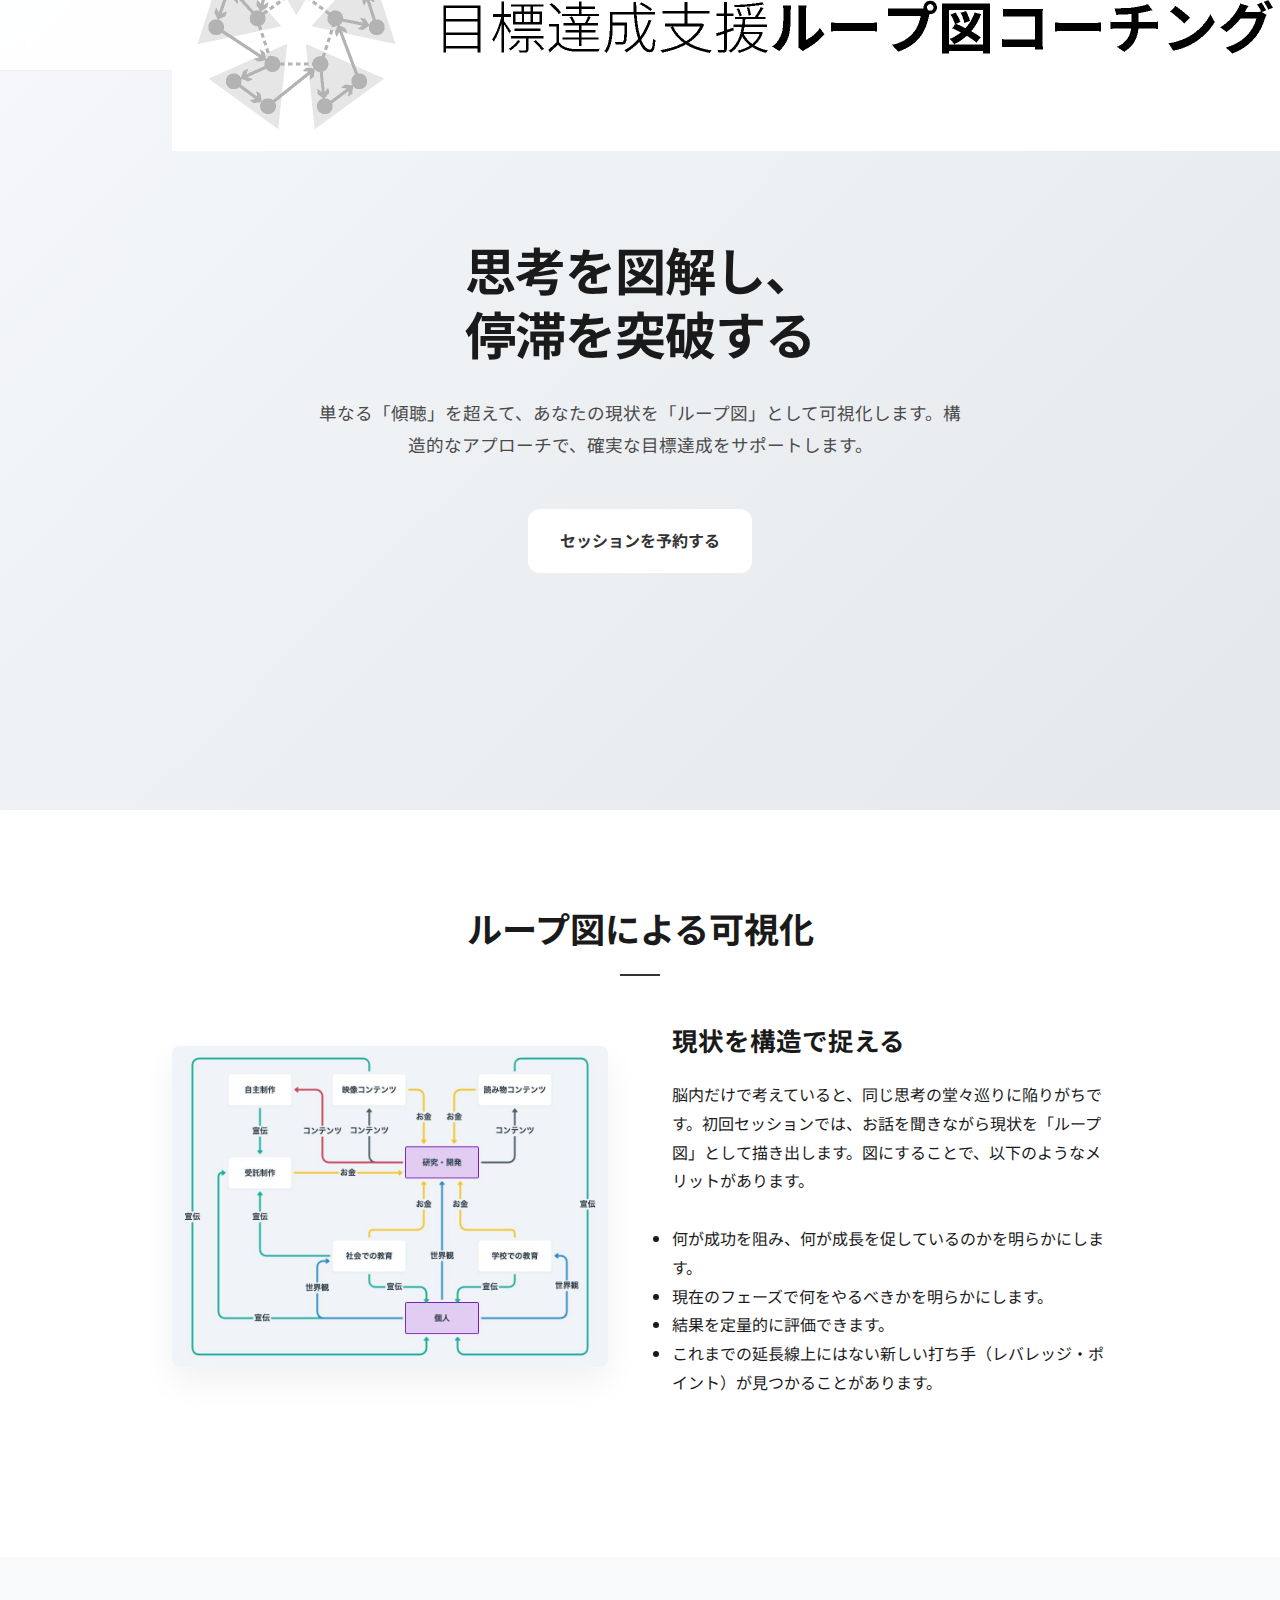
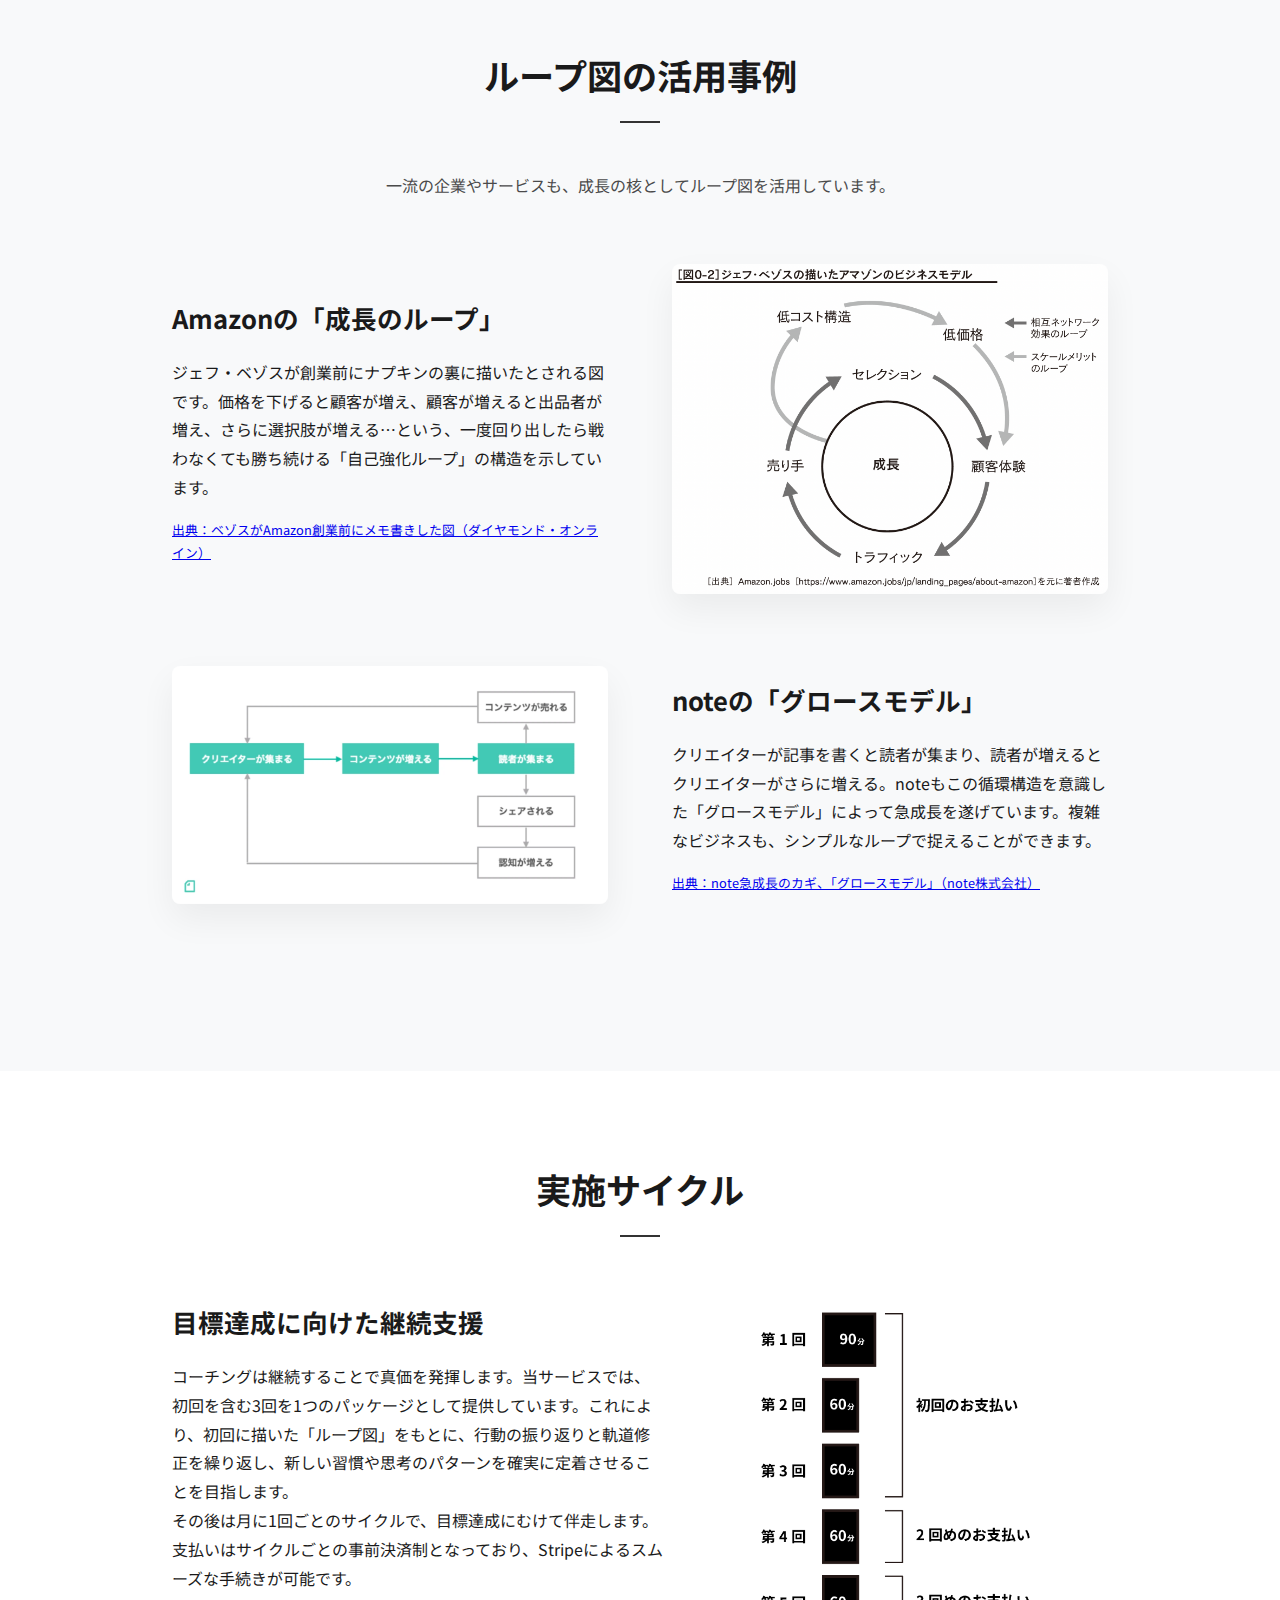
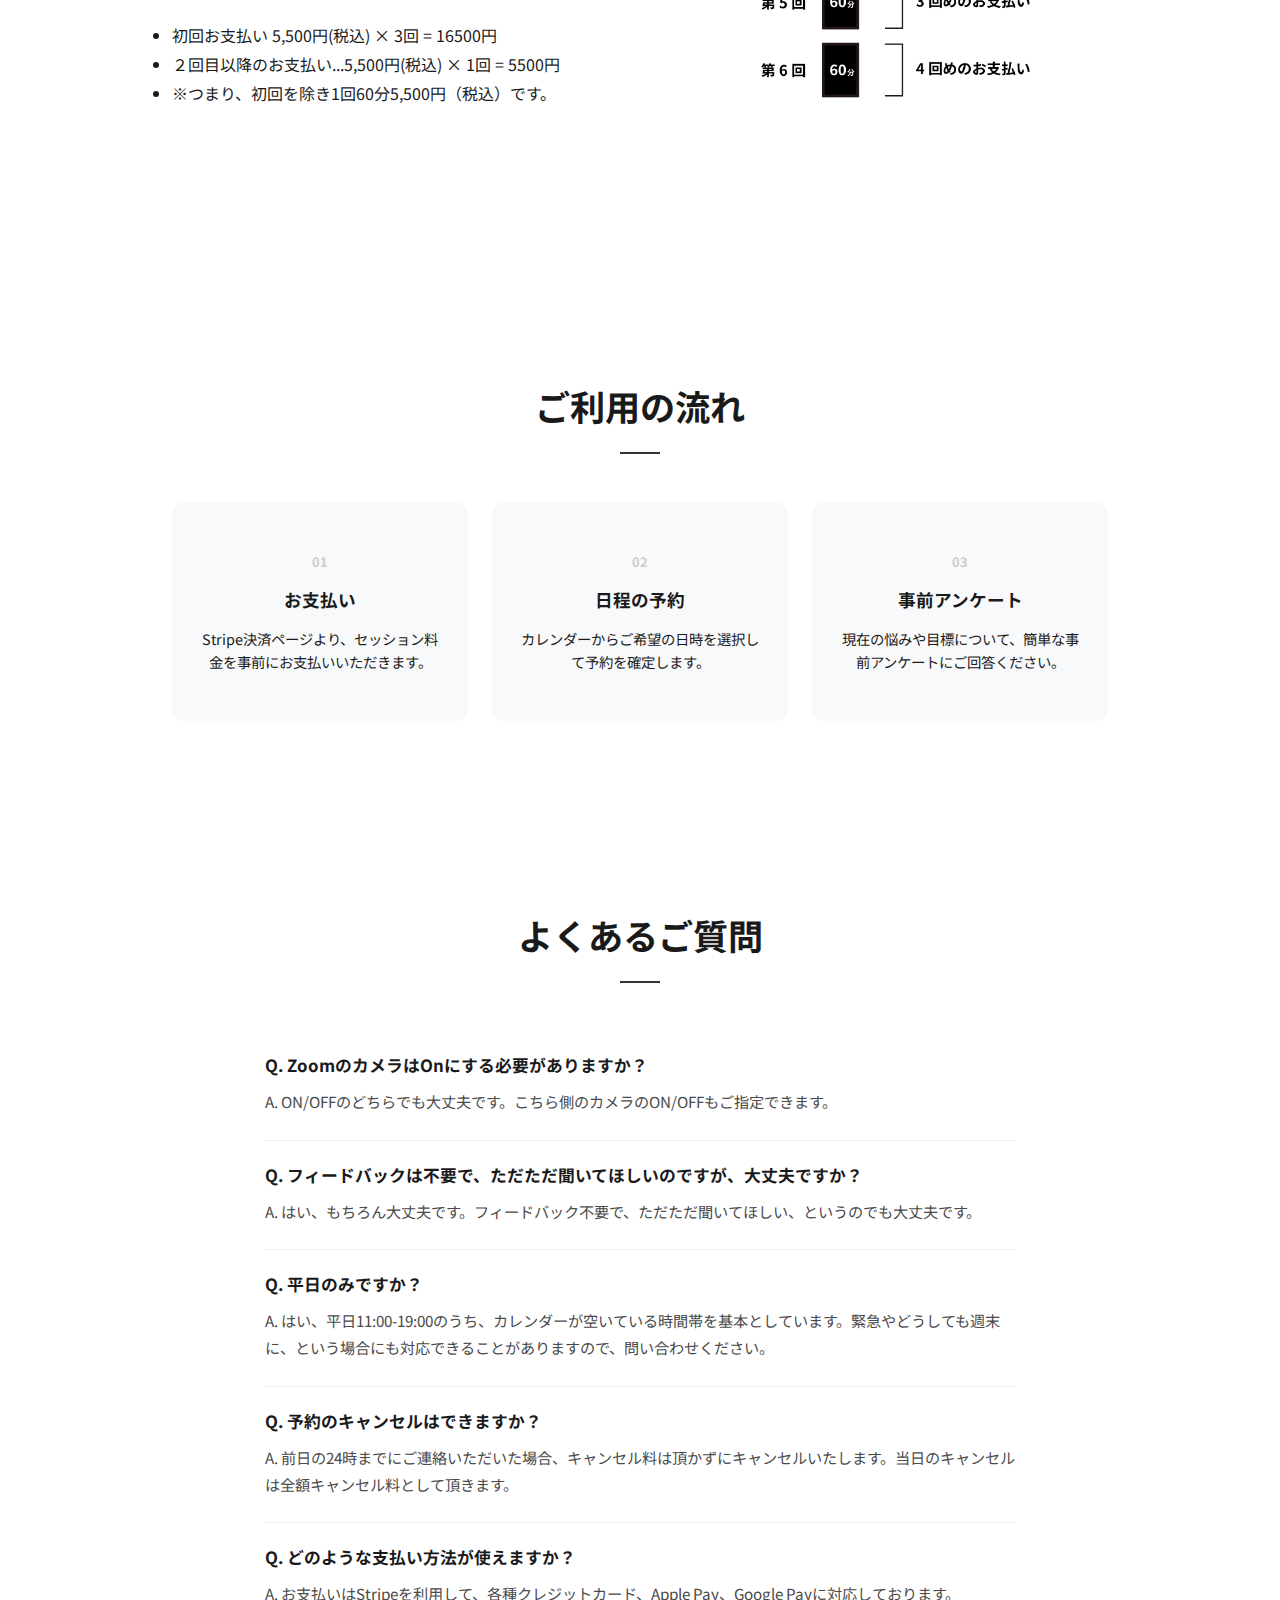
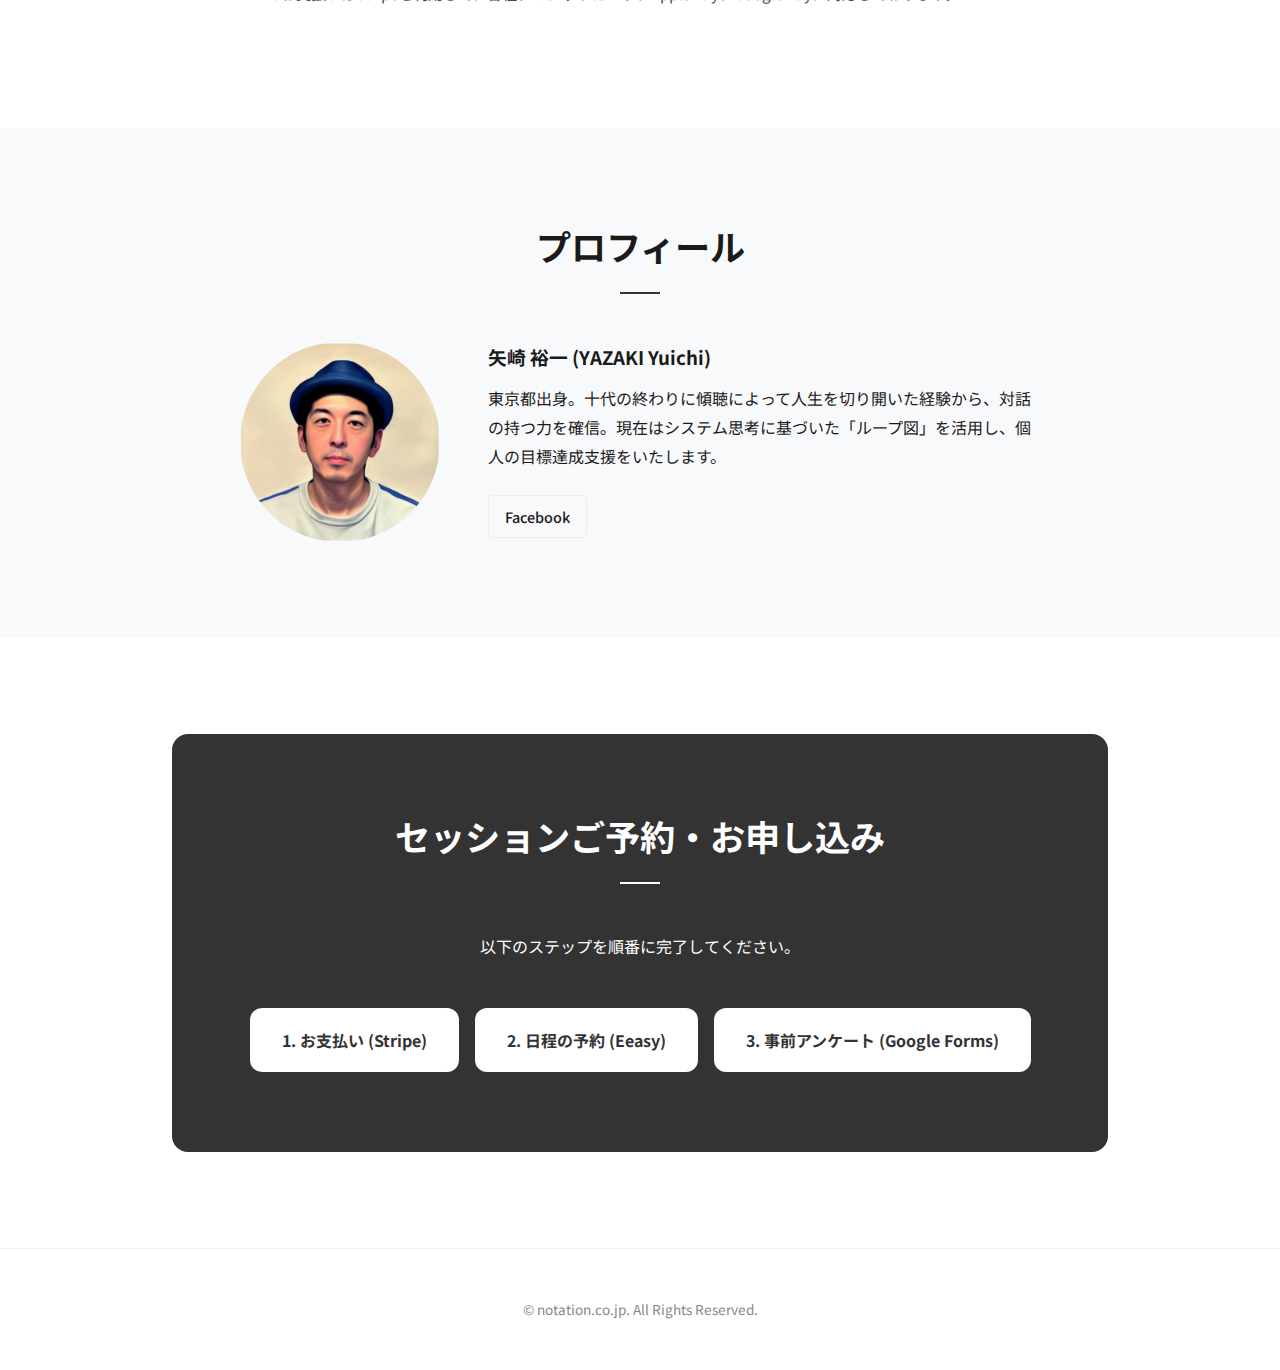
<file: index.html>
<!DOCTYPE html>
<html lang="ja">

<head>
    <meta charset="UTF-8">
    <meta name="viewport" content="width=device-width, initial-scale=1.0">
    <title>目標達成支援 ループ図コーチング</title>
    <link rel="stylesheet" href="style.css">
    <link rel="preconnect" href="https://fonts.googleapis.com">
    <link rel="preconnect" href="https://fonts.gstatic.com" crossorigin>
    <link href="https://fonts.googleapis.com/css2?family=Noto+Sans+JP:wght@400;500;700&display=swap" rel="stylesheet">
    <meta property="og:title" content="目標達成支援 ループ図コーチング">
    <meta property="og:description" content="単なる「傾聴」を超えて、あなたの現状を「ループ図」として可視化します。構造的なアプローチで、確実な目標達成をサポートします。">
    <meta property="og:type" content="website">
    <meta property="og:url" content="https://coaching.notation.co.jp/">
    <meta property="og:image" content="https://coaching.notation.co.jp/assets/ogp.png">
    <meta name="twitter:card" content="summary_large_image">
    <meta name="twitter:title" content="目標達成支援 ループ図コーチング">
    <meta name="twitter:description" content="単なる「傾聴」を超えて、あなたの現状を「ループ図」として可視化します。構造的なアプローチで、確実な目標達成をサポートします。">
    <meta name="twitter:image" content="https://coaching.notation.co.jp/assets/ogp.png">
    <link rel="icon" href="assets/logo_loop.png" type="image/png">
</head>

<!-- Google tag (gtag.js) -->
<script async src="https://www.googletagmanager.com/gtag/js?id=G-JT8YPPP54F"></script>
<script>
    window.dataLayer = window.dataLayer || [];
    function gtag() { dataLayer.push(arguments); }
    gtag('js', new Date());

    gtag('config', 'G-JT8YPPP54F');
</script>

<body>

    <header>
        <div class="container">
            <div class="logo">
                <a href="#"><img src="assets/logo_loop.png" alt="目標達成支援 ループ図コーチング"></a>
            </div>
            <nav>
                <ul>
                    <li><a href="#about">コンセプト</a></li>
                    <li><a href="#payment">実施サイクル</a></li>
                    <li><a href="#flow">ご利用の流れ</a></li>
                    <li><a href="#faq">よくある質問</a></li>
                    <li><a href="#profile">プロフィール</a></li>
                    <li><a href="#contact">ご予約</a></li>
                </ul>
            </nav>
        </div>
    </header>

    <main>
        <!-- Hero -->
        <section class="hero">
            <div class="container">
                <h1>思考を図解し、<br>停滞を突破する</h1>
                <p>単なる「傾聴」を超えて、あなたの現状を「ループ図」として可視化します。構造的なアプローチで、確実な目標達成をサポートします。</p>
                <a href="#contact" class="btn">セッションを予約する</a>
            </div>
        </section>

        <!-- Loop Diagram Intro -->
        <section id="about">
            <div class="container">
                <h2>ループ図による可視化</h2>
                <div class="content-block">
                    <div class="image-wrapper">
                        <img src="assets/loop.jpg" alt="ループ図の例">
                    </div>
                    <div class="text-wrapper">
                        <h3>現状を構造で捉える</h3>
                        <p>脳内だけで考えていると、同じ思考の堂々巡りに陥りがちです。初回セッションでは、お話を聞きながら現状を「ループ図」として描き出します。図にすることで、以下のようなメリットがあります。
                        </p>
                        <p>&nbsp;</p>
                        <ul>
                            <li>何が成功を阻み、何が成長を促しているのかを明らかにします。</li>
                            <li>現在のフェーズで何をやるべきかを明らかにします。</li>
                            <li>結果を定量的に評価できます。</li>
                            <li>これまでの延長線上にはない新しい打ち手（レバレッジ・ポイント）が見つかることがあります。</li>
                        </ul>
                    </div>
                </div>
            </div>
        </section>
        <!-- Loop Diagram Examples -->
        <section id="examples" style="background-color: var(--bg-secondary);">
            <div class="container">
                <h2>ループ図の活用事例</h2>
                <p style="text-align: center; margin-bottom: 4rem; color: var(--text-secondary);">
                    一流の企業やサービスも、成長の核としてループ図を活用しています。</p>

                <div class="content-block reverse">
                    <div class="image-wrapper">
                        <img src="assets/loop_amazon.png" alt="Amazon 成長のループ">
                    </div>
                    <div class="text-wrapper">
                        <h3>Amazonの「成長のループ」</h3>
                        <p>ジェフ・ベゾスが創業前にナプキンの裏に描いたとされる図です。価格を下げると顧客が増え、顧客が増えると出品者が増え、さらに選択肢が増える…という、一度回り出したら戦わなくても勝ち続ける「自己強化ループ」の構造を示しています。
                        </p>
                        <p style="font-size: 0.8rem; margin-top: 1rem;"><a
                                href="https://diamond.jp/articles/-/268163?page=2" target="_blank"
                                rel="noopener">出典：ベゾスがAmazon創業前にメモ書きした図（ダイヤモンド・オンライン）</a></p>
                    </div>
                </div>

                <div class="content-block">
                    <div class="image-wrapper">
                        <img src="assets/loop_note.png" alt="note グロースモデル">
                    </div>
                    <div class="text-wrapper">
                        <h3>noteの「グロースモデル」</h3>
                        <p>クリエイターが記事を書くと読者が集まり、読者が増えるとクリエイターがさらに増える。noteもこの循環構造を意識した「グロースモデル」によって急成長を遂げています。複雑なビジネスも、シンプルなループで捉えることができます。
                        </p>
                        <p style="font-size: 0.8rem; margin-top: 1rem;"><a href="https://note.jp/n/ne0b658deeac3"
                                target="_blank" rel="noopener">出典：note急成長のカギ、「グロースモデル」（note株式会社）</a></p>
                    </div>
                </div>
            </div>
        </section>

        <!-- Payment Cycle -->
        <section id="payment">
            <div class="container">
                <h2>実施サイクル</h2>
                <div class="content-block reverse">
                    <div class="image-wrapper">
                        <img src="assets/cycle.png" alt="支払いサイクルの説明" class="natural-size">
                    </div>
                    <div class="text-wrapper">
                        <h3>目標達成に向けた継続支援</h3>
                        <p>コーチングは継続することで真価を発揮します。当サービスでは、初回を含む3回を1つのパッケージとして提供しています。これにより、初回に描いた「ループ図」をもとに、行動の振り返りと軌道修正を繰り返し、新しい習慣や思考のパターンを確実に定着させることを目指します。
                        </p>
                        <p>その後は月に1回ごとのサイクルで、目標達成にむけて伴走します。</p>
                        <p>支払いはサイクルごとの事前決済制となっており、Stripeによるスムーズな手続きが可能です。</p>
                        <p>&nbsp;</p>
                        <ul>
                            <li>初回お支払い 5,500円(税込) × 3回 = 16500円</li>
                            <li>２回目以降のお支払い...5,500円(税込) × 1回 = 5500円</li>
                            <li>※つまり、初回を除き1回60分5,500円（税込）です。</li>
                        </ul>
                    </div>
                </div>
            </div>
        </section>

        <!-- Flow -->
        <section id="flow">
            <div class="container">
                <h2>ご利用の流れ</h2>
                <div class="flow-grid">
                    <div class="flow-card">
                        <span class="number">01</span>
                        <h3>お支払い</h3>
                        <p>Stripe決済ページより、セッション料金を事前にお支払いいただきます。</p>
                    </div>
                    <div class="flow-card">
                        <span class="number">02</span>
                        <h3>日程の予約</h3>
                        <p>カレンダーからご希望の日時を選択して予約を確定します。</p>
                    </div>
                    <div class="flow-card">
                        <span class="number">03</span>
                        <h3>事前アンケート</h3>
                        <p>現在の悩みや目標について、簡単な事前アンケートにご回答ください。</p>
                    </div>
                </div>
            </div>
        </section>

        <!-- FAQ -->
        <section id="faq">
            <div class="container">
                <h2>よくあるご質問</h2>
                <div class="faq-list">
                    <div class="faq-item">
                        <h3>Q. ZoomのカメラはOnにする必要がありますか？</h3>
                        <p>A. ON/OFFのどちらでも大丈夫です。こちら側のカメラのON/OFFもご指定できます。</p>
                    </div>
                    <div class="faq-item">
                        <h3>Q. フィードバックは不要で、ただただ聞いてほしいのですが、大丈夫ですか？</h3>
                        <p>A. はい、もちろん大丈夫です。フィードバック不要で、ただただ聞いてほしい、というのでも大丈夫です。</p>
                    </div>
                    <div class="faq-item">
                        <h3>Q. 平日のみですか？</h3>
                        <p>A. はい、平日11:00-19:00のうち、カレンダーが空いている時間帯を基本としています。緊急やどうしても週末に、という場合にも対応できることがありますので、問い合わせください。
                        </p>
                    </div>
                    <div class="faq-item">
                        <h3>Q. 予約のキャンセルはできますか？</h3>
                        <p>A. 前日の24時までにご連絡いただいた場合、キャンセル料は頂かずにキャンセルいたします。当日のキャンセルは全額キャンセル料として頂きます。</p>
                    </div>
                    <div class="faq-item">
                        <h3>Q. どのような支払い方法が使えますか？</h3>
                        <p>A. お支払いはStripeを利用して、各種クレジットカード、Apple Pay、Google Payに対応しております。</p>
                    </div>
                </div>
            </div>
        </section>

        <!-- Profile -->
        <section id="profile" class="profile">
            <div class="container">
                <h2>プロフィール</h2>
                <div class="profile-content">
                    <div class="profile-image">
                        <img src="assets/profile.webp" alt="矢崎 裕一">
                    </div>
                    <div class="profile-text">
                        <h3>矢崎 裕一 (YAZAKI Yuichi)</h3>
                        <p>東京都出身。十代の終わりに傾聴によって人生を切り開いた経験から、対話の持つ力を確信。現在はシステム思考に基づいた「ループ図」を活用し、個人の目標達成支援をいたします。</p>
                        <div class="social-links" style="margin-top: 1.5rem;">
                            <a href="https://www.facebook.com/yuichi.yazaki/" target="_blank" rel="noopener"
                                class="social-link facebook">Facebook</a>
                        </div>
                    </div>
                </div>
            </div>
        </section>

        <!-- CTA / Contact -->
        <section id="contact">
            <div class="container">
                <div class="cta-box">
                    <h2>セッションご予約・お申し込み</h2>
                    <p>以下のステップを順番に完了してください。</p>
                    <div class="btn-container">
                        <a href="https://buy.stripe.com/4gM7sM8QK9BB7x9guc93y0e" class="btn">1. お支払い (Stripe)</a>
                        <a href="https://meeting.eeasy.jp/yuichiyazaki/online" class="btn">2. 日程の予約 (Eeasy)</a>
                        <a href="https://forms.gle/gteNucHVULn8CS6bA" class="btn">3. 事前アンケート (Google Forms)</a>
                    </div>
                </div>
            </div>
        </section>
    </main>

    <footer>
        <div class="container">
            <p>&copy; notation.co.jp. All Rights Reserved.</p>
        </div>
    </footer>

</body>

</html>
</file>
<file: style.css>
:root {
  --bg-primary: #ffffff;
  --bg-secondary: #f8f9fa;
  --text-primary: #1a1a1a;
  --text-secondary: #4a4a4a;
  --accent-color: #333333;
  --border-color: #eeeeee;
  --max-width: 1000px;
  --transition: all 0.3s ease;
}

* {
  margin: 0;
  padding: 0;
  box-sizing: border-box;
}

body {
  font-family: 'Noto Sans JP', -apple-system, BlinkMacSystemFont, "Segoe UI", Roboto, "Helvetica Neue", Arial, sans-serif;
  line-height: 1.8;
  color: var(--text-primary);
  background-color: var(--bg-primary);
  -webkit-font-smoothing: antialiased;
}

/* Utils */
.container {
  max-width: var(--max-width);
  margin: 0 auto;
  padding: 0 2rem;
}

section {
  padding: 6rem 0;
}

h1, h2, h3 {
  font-weight: 700;
  line-height: 1.25;
}

h2 {
  font-size: 2.2rem;
  margin-bottom: 3rem;
  text-align: center;
  position: relative;
}

h2::after {
  content: "";
  display: block;
  width: 40px;
  height: 2px;
  background: var(--accent-color);
  margin: 1.5rem auto 0;
}

/* Header */
header {
  position: fixed;
  top: 0;
  width: 100%;
  background: rgba(255, 255, 255, 0.9);
  backdrop-filter: blur(10px);
  z-index: 1000;
  border-bottom: 1px solid var(--border-color);
}

header .container {
  display: flex;
  justify-content: space-between;
  align-items: center;
  height: 70px;
}

.logo {
  font-size: 1.2rem;
  font-weight: 700;
  letter-spacing: -0.02em;
}

nav ul {
  display: flex;
  list-style: none;
  gap: 1.5rem;
}

nav a {
  text-decoration: none;
  color: var(--text-primary);
  font-size: 0.85rem;
  font-weight: 500;
  transition: var(--transition);
}

nav a:hover {
  text-decoration: underline;
}

/* Hero */
.hero {
  height: 90vh;
  display: flex;
  align-items: center;
  justify-content: center;
  text-align: center;
  background: linear-gradient(135deg, #f5f7fa 0%, #e4e8eb 100%);
}

.hero h1 {
  font-size: 3.2rem;
  margin-bottom: 2rem;
  letter-spacing: -0.02em;
}

.hero p {
  font-size: 1.1rem;
  color: var(--text-secondary);
  max-width: 650px;
  margin: 0 auto 3rem;
}

/* Content Blocks */
.content-block {
  display: grid;
  grid-template-columns: 1fr 1fr;
  gap: 4rem;
  align-items: center;
  margin-bottom: 4rem;
}

.content-block.reverse {
  direction: rtl;
}

.content-block.reverse > * {
  direction: ltr;
}

.image-wrapper img {
  width: 100%;
  height: auto;
  border-radius: 8px;
  box-shadow: 0 15px 35px rgba(0,0,0,0.06);
}

.image-wrapper img.natural-size {
  width: auto;
  max-width: 350px; /* 掲載サイズを小さく制限 */
  height: auto;
  display: block;
  margin: 0 auto;
  box-shadow: none;
}

/* 支払いサイクルセクションの調整 */
#payment .content-block {
  grid-template-columns: 1fr 1.2fr; /* 画像を少し小さめの比率に */
  gap: 2rem;
}

#payment .image-wrapper {
  display: flex;
  align-items: center;
  justify-content: center;
}

.text-wrapper h3 {
  font-size: 1.6rem;
  margin-bottom: 1.5rem;
}

/* Flow Cards */
.flow-grid {
  display: grid;
  grid-template-columns: repeat(auto-fit, minmax(220px, 1fr));
  gap: 1.5rem;
}

.flow-card {
  background: var(--bg-secondary);
  padding: 3rem 1.5rem;
  border-radius: 12px;
  text-align: center;
  transition: var(--transition);
}

.flow-card:hover {
  transform: translateY(-5px);
  background: #fff;
  box-shadow: 0 10px 30px rgba(0,0,0,0.05);
}

.flow-card .number {
  font-size: 0.8rem;
  font-weight: 700;
  color: #ccc;
  display: block;
  margin-bottom: 1rem;
}

.flow-card h3 {
  font-size: 1.1rem;
  margin-bottom: 1rem;
}

.flow-card p {
  font-size: 0.9rem;
  line-height: 1.6;
}

/* Profile */
.profile {
  background: var(--bg-secondary);
}

.profile-content {
  display: flex;
  gap: 3rem;
  align-items: center;
  max-width: 800px;
  margin: 0 auto;
}

.profile-image {
  flex-shrink: 0;
  width: 200px;
  height: 200px;
  border-radius: 50%;
  overflow: hidden;
}

.profile-image img {
  width: 100%;
  height: 100%;
  object-fit: cover;
}

.profile-text h3 {
  margin-bottom: 1rem;
}

.social-link {
  display: inline-flex;
  align-items: center;
  text-decoration: none;
  color: var(--text-primary);
  font-size: 0.9rem;
  font-weight: 500;
  transition: var(--transition);
  padding: 0.5rem 1rem;
  border: 1px solid var(--border-color);
  border-radius: 4px;
}

.social-link:hover {
  background: var(--bg-primary);
  border-color: var(--accent-color);
  transform: translateY(-2px);
  box-shadow: 0 4px 10px rgba(0,0,0,0.05);
}

/* FAQ */
.faq-list {
  max-width: 750px;
  margin: 0 auto;
}

.faq-item {
  border-bottom: 1px solid var(--border-color);
  padding: 1.5rem 0;
}

.faq-item:last-child {
  border-bottom: none;
}

.faq-item h3 {
  font-size: 1.05rem;
  margin-bottom: 0.75rem;
}

.faq-item p {
  font-size: 0.95rem;
  color: var(--text-secondary);
}

/* Contact / Stripe */
.cta-box {
  background: var(--accent-color);
  color: white;
  padding: 5rem 2rem;
  border-radius: 16px;
  text-align: center;
}

.cta-box h2 {
  color: white;
  border-bottom: none;
}

.cta-box h2::after {
  background: white;
}

.cta-box p {
  margin-bottom: 3rem;
}

.btn-container {
  display: flex;
  flex-wrap: wrap;
  justify-content: center;
  gap: 1rem;
}

.btn {
  display: inline-block;
  padding: 1.1rem 2rem;
  background: white;
  color: var(--accent-color);
  text-decoration: none;
  font-weight: 700;
  border-radius: 12px;
  transition: var(--transition);
  font-size: 1rem;
}

.btn:hover {
  background: #f8f9fa;
  transform: translateY(-2px);
  box-shadow: 0 5px 15px rgba(0,0,0,0.2);
}

/* Footer */
footer {
  padding: 3rem 0;
  text-align: center;
  border-top: 1px solid var(--border-color);
  font-size: 0.85rem;
  color: #888;
}

@media (max-width: 840px) {
  .hero h1 { font-size: 2.22rem; }
  .hero p { font-size: 1rem; }
  .content-block { grid-template-columns: 1fr; gap: 2rem; text-align: center; }
  .content-block.reverse { direction: ltr; }
  .profile-content { flex-direction: column; text-align: center; }
  section { padding: 4rem 0; }
  
  header .container {
    flex-direction: column;
    height: auto;
    padding: 1rem;
    gap: 1rem;
  }
  
  nav ul {
    gap: 1rem;
    flex-wrap: wrap;
    justify-content: center;
  }
  
  nav a {
    font-size: 0.8rem;
  }

  .cta-box { padding: 3rem 1.5rem; }
  .btn { width: 100%; margin: 0 !important; }
}
</file>
